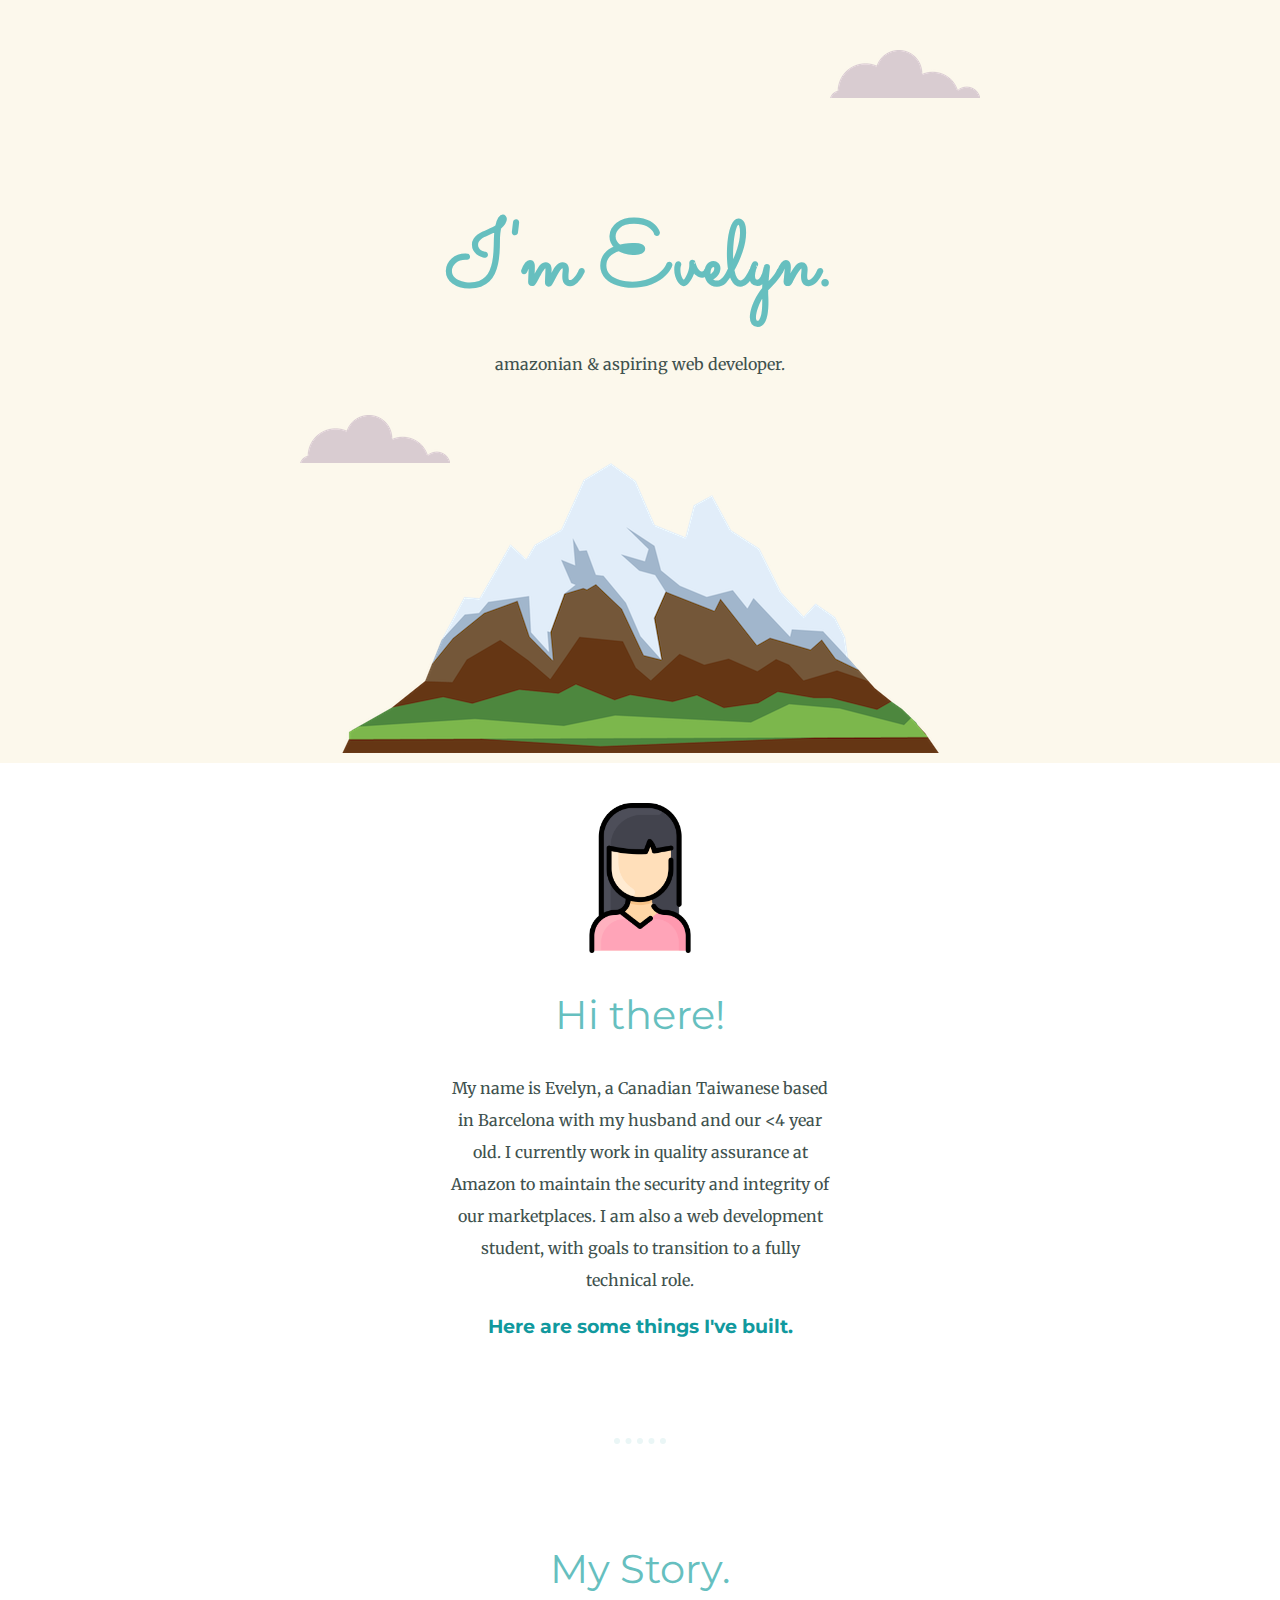
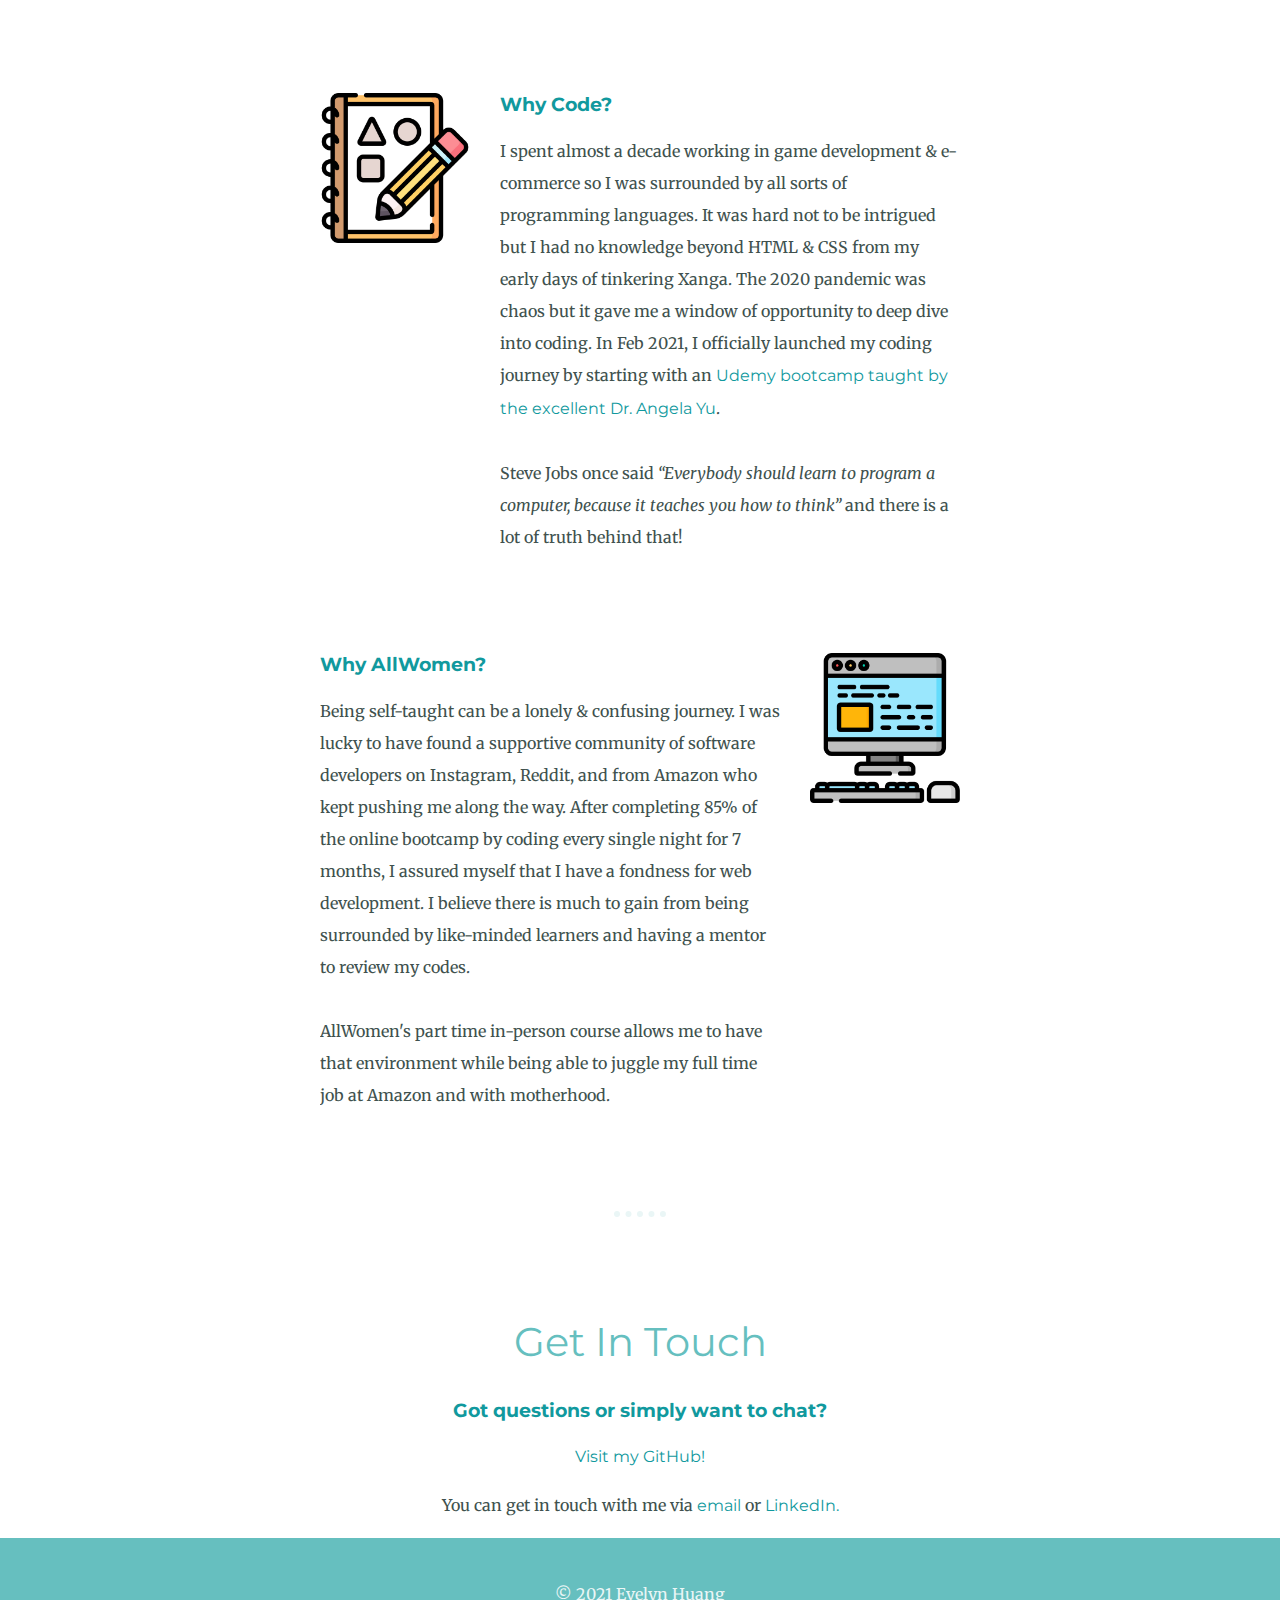
<file: index.html>
<!DOCTYPE html>
<html lang="en" dir="ltr">
  <head>
    <meta charset="utf-8" />
    <title>Evelyn Huang's AllWomen Portfolio</title>
    <link rel="stylesheet" href="CSS/style.css" />
    <link rel="icon" type="image/png" sizes="16x16" href="css/favicon.ico" />
    <link rel="preconnect" href="https://fonts.gstatic.com" />
    <link
      href="https://fonts.googleapis.com/css2?family=Merriweather&family=Montserrat&family=Sacramento&display=swap"
      rel="stylesheet"
    />
  </head>

  <body>
    <div class="top-container">
      <img class="top-cloud" src="CSS/cloud.png" alt="cloud-img" />
      <h1>I'm Evelyn.</h1>
      <p>amazonian & aspiring web developer.<p>
      <img class="bottom-cloud" src="CSS/cloud.png" alt="cloud-img" />
      <img src="CSS/mountain.png" alt="mountain-img" />
    </div>

    <div class="middle-container">
      <div class="profile">
        <img class="profile-img" src="CSS/woman.png" alt="woman icon" />
        <h2>Hi there!</h2>
        <p class="intro">
          My name is Evelyn, a Canadian Taiwanese based in Barcelona
          with my husband and our <4 year old. I currently work in quality assurance at Amazon to maintain the security and integrity of our marketplaces. I am also a web development student, with goals to transition to a fully technical role.
        </p>
        <h3><a href="portfolio.html">Here are some things I've built.</a></h3>
      </div>
      <hr />
      <div class="profile">
        <h2>My Story.</h2>
        <div class="profile-row">
          <img class="notepad-img" src="CSS/sketching.png" alt="notepad icon" />
          <h3>Why Code?</h3>
          <p class="profile-text">
            I spent almost a decade working in game development & e-commerce so
            I was surrounded by all sorts of programming languages. It was hard not to be
            intrigued but I had no knowledge beyond HTML & CSS from my early days of tinkering Xanga. The 2020 pandemic was chaos but it gave me a window of opportunity to deep dive into coding. In Feb 2021, I officially launched my coding journey by starting with an <a href="https://www.udemy.com/course/the-complete-web-development-bootcamp/">Udemy bootcamp taught by the excellent Dr. Angela Yu</a>.<br><br>
            Steve Jobs once said <em>“Everybody should learn to program a computer, because it teaches you how to think”</em> and there is a lot of truth behind that!
          </p>
        </div>
        <div class="profile-row">
          <img
            class="computer-img"
            src="CSS/computer.png"
            alt="computer icon"
          />
          <h3>Why AllWomen?</h3>
          <p class="profile-text">
            Being self-taught can be a lonely & confusing journey. I was lucky to have found a supportive community of software developers on Instagram, Reddit, and from Amazon who kept pushing me along the way. After completing 85% of the online bootcamp by coding every single night for 7 months, I assured myself that I have a
            fondness for web development. I believe there is much to gain from being surrounded by like-minded learners and having a
            mentor to review my codes.<br><br>
            AllWomen's part time in-person course allows me to have that environment while being able to juggle my full time job at Amazon and with motherhood.
          </p>
        </div>
      </div>
      <hr />
      <div class="contact-me">
        <h2>Get In Touch</h2>
        <h3>Got questions or simply want to chat?</h3>
        <p><a href="https://github.com/evelyndotjs">Visit my GitHub!</a></p>
        <p>You can get in touch with me via <a href="mailto:evelynhg1107@gmail.com">email</a> or <a href="https://www.linkedin.com/in/eviehuang/" target="_blank">LinkedIn.</a></p>
          
      </div>
    </div>

    <div class="bottom-container">
      <p>© 2021 Evelyn Huang</p>
    </div>
  </body>
</html>
</file>
<file: CSS/style.css>
body {
  margin: 0;
  text-align: center;
  font-family: "Merriweather", serif;
  height: 100%;
}

h1 {
  color: #66bfbf;
  font-family: "Sacramento", cursive;
  font-size: 5.625rem;
  margin: 50px auto 0 auto;
}

h2 {
  color: #66bfbf;
  font-family: "Montserrat", sans-serif;
  font-size: 2.5rem;
  font-weight: normal;
}

h3 {
  color: #11999e;
  font-family: "Montserrat", sans-serif;
}

p {
  color: #40514e;
  line-height: 2;
}

hr {
  border: none;
  border-bottom: 6px dotted #eaf6f6;
  text-align: center;
  width: 4%;
  margin: 100px auto;
}

a {
  color: #11999e;
  font-family: "Montserrat", sans-serif;
  text-decoration: none;
}

a:hover {
  color: #66bfbf;
}

.intro {
  width: 30%;
  margin: 0 auto;
}

.top-container {
  background-color: #fcf8ec;
  padding-top: 150px;
  margin-bottom: 40px;
  position: relative;
}

.bottom-container {
  background-color: #66bfbf;
  height: 90px;
}

.bottom-container p {
  color: #eaf6f6;
  position: relative;
  top: 40px;
}

.top-cloud {
  position: absolute;
  top: 50px;
  right: 300px;
}

.bottom-cloud {
  position: absolute;
  left: 300px;
  bottom: 300px;
}

.profile-img,
.notepad-img,
.computer-img {
  width: 150px;
}

.notepad-img {
  float: left;
  margin-right: 30px;
}

.computer-img {
  float: right;
  margin-left: 30px;
}

.profile-row {
  width: 50%;
  margin: 100px auto;
  text-align: left;
}

.profile-text {
  overflow: hidden;
}

/* Portfolio  */

.carousel-item img,
.carousel-item video {
  width: auto;
  height: auto;
  max-width: 70%;
  margin: 10% auto;
  display: block;
}

#vid {
  max-width: 30%;
}
</file>
